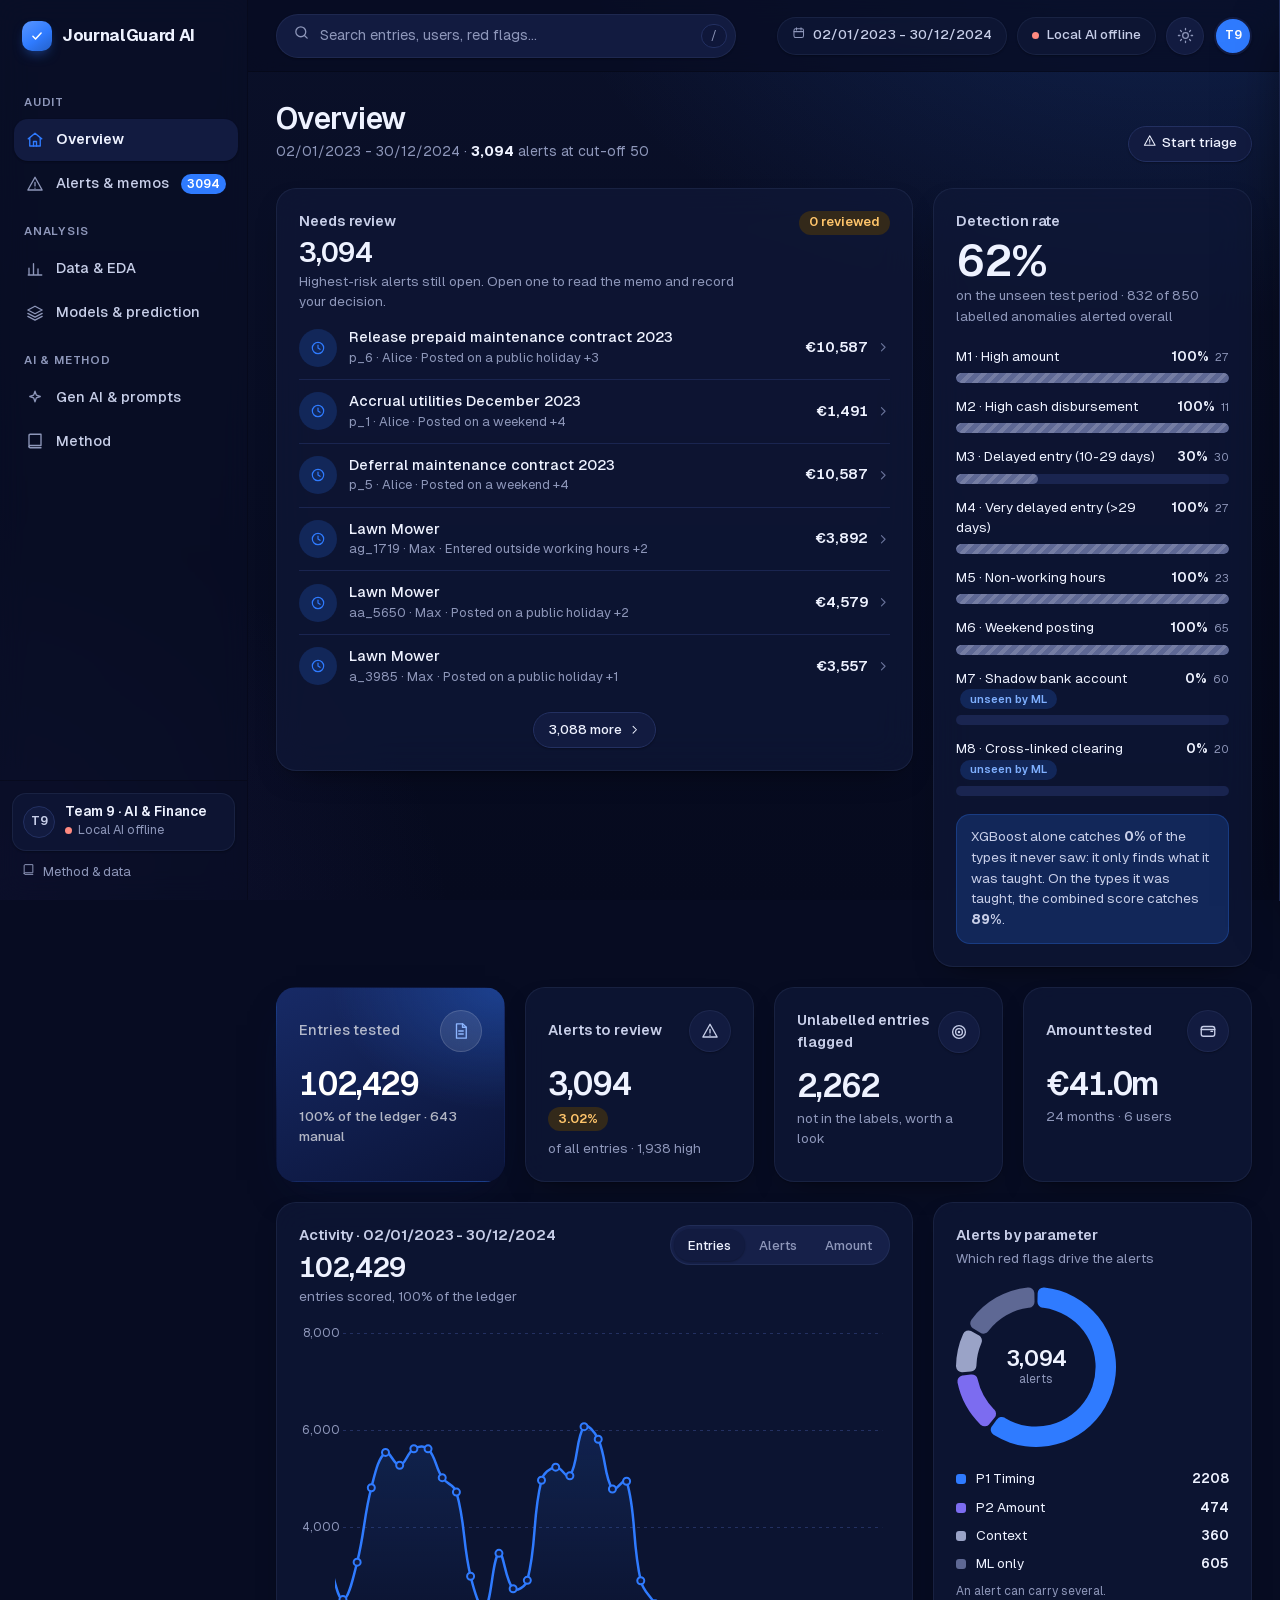
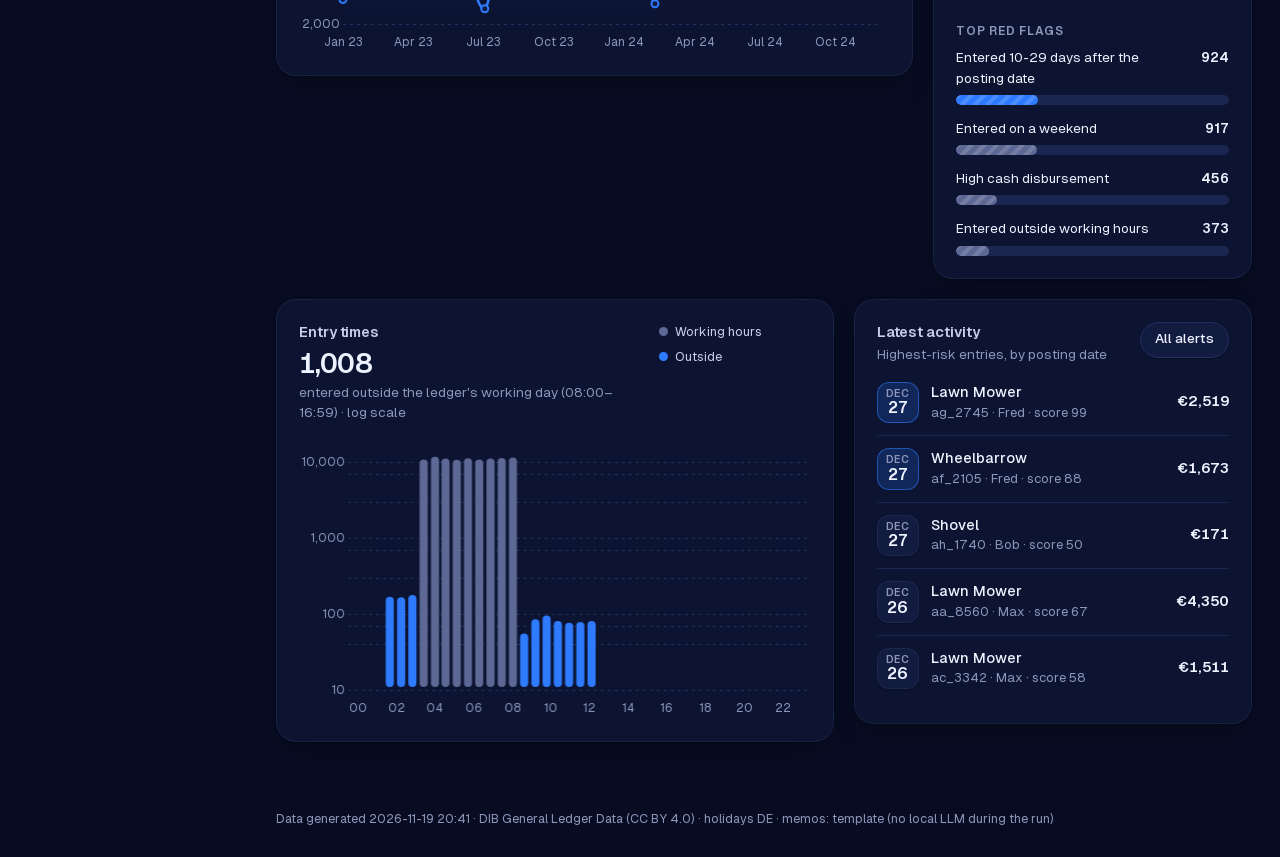
<file: web/index.html>
<!DOCTYPE html>
<html lang="en">
<head>
  <meta charset="utf-8">
  <meta name="viewport" content="width=device-width, initial-scale=1, viewport-fit=cover">
  <title>JournalGuard AI · Testing 100% of journal entries</title>
  <meta name="description" content="AI-assisted audit of 100% of journal entries: rules, Isolation Forest, XGBoost + SHAP and a local LLM for audit memos.">
  <link rel="icon" href="data:image/svg+xml,<svg xmlns='http://www.w3.org/2000/svg' viewBox='0 0 32 32'><rect width='32' height='32' rx='10' fill='%232F7BFF'/><path d='M9 17l5 5 9-11' stroke='white' stroke-width='3.2' fill='none' stroke-linecap='round' stroke-linejoin='round'/></svg>">
  <script>
    // theme before first paint: saved choice, else dark (the app's default)
    try { document.documentElement.dataset.theme = localStorage.getItem("je-audit-theme") || "dark"; } catch (e) { document.documentElement.dataset.theme = "dark"; }
  </script>
  <link rel="preload" href="assets/fonts/Geist-Variable-1.5.1.woff2" as="font" type="font/woff2" crossorigin>
  <link rel="stylesheet" href="assets/style.css">
</head>
<body>
<div class="app" id="app">
  <aside class="side" id="side">
    <div class="side-top"><div class="logo"><span class="mk" data-icon="check"></span><span>JournalGuard AI</span></div></div>
    <nav class="nav" id="nav"></nav>
    <div class="side-foot">
      <div class="biz"><span class="av">T9</span><div><div class="nm">Team 9 · AI &amp; Finance</div><div class="st"><span class="dot" id="aiDot2"></span><span id="aiText2">Checking local AI…</span></div></div></div>
      <a class="side-link" href="#method"><span data-icon="book"></span>Method &amp; data</a>
    </div>
  </aside>
  <div class="scrim" id="scrim"></div>

  <div class="main">
    <header class="top">
      <button class="icon-btn menu-btn" id="menuBtn" aria-label="Menu"><span data-icon="menu"></span></button>
      <label class="search"><span class="search-box"><span data-icon="search"></span><input id="globalSearch" type="text" placeholder="Search entries, users, red flags…" aria-label="Search"><kbd>/</kbd></span></label>
      <div class="top-r">
        <span class="pill period" id="periodPill"><span data-icon="calendar"></span><span id="periodText">Ledger period</span></span>
        <span class="pill" id="aiPill" title="Local LLM (Ollama) on this computer"><span class="dot" id="aiDot"></span><span class="t" id="aiText">Local AI</span></span>
        <button class="icon-btn" id="themeBtn" aria-label="Switch light/dark theme"></button>
        <span class="user"><span class="av">T9</span></span>
      </div>
    </header>
    <div class="page-h"><div><h1 id="title">Overview</h1><div class="sub" id="subtitle"></div></div><div id="headActions"></div></div>

    <section class="page" id="page-dashboard"></section>
    <section class="page" id="page-alerts"></section>
    <section class="page" id="page-analytics"></section>
    <section class="page" id="page-models"></section>
    <section class="page" id="page-genai"></section>
    <section class="page" id="page-method"></section>
    <div class="foot" id="foot"></div>
  </div>
</div>

<div class="overlay" id="overlay"></div>
<aside class="drawer" id="drawer" aria-hidden="true"></aside>
<div class="toast" id="toast" role="status"></div>

<script src="assets/chart.umd.min.js"></script>
<script src="assets/xlsx.full.min.js"></script>
<script src="assets/app.js"></script>
</body>
</html>
</file>
<file: web/assets/style.css>
/* JE Audit - design system adapted from the CapturePoint dashboard:
   sidebar + frosted top bar, soft frosted cards, neutral greys carry the data,
   ONE accent (audit blue) marks the thing each card is about. Navy dark theme + light theme. */
@font-face { font-family: "Geist"; src: url("fonts/Geist-Variable-1.5.1.woff2") format("woff2"); font-weight: 100 900; font-style: normal; font-display: swap; }

:root {
  --accent: #2F7BFF;
  --accent-text: #2563EB;
  --accent-wash: color-mix(in srgb, var(--accent) 11%, #FFFFFF);
  --p2: #7C6CF0;
  --p2-wash: color-mix(in srgb, var(--p2) 12%, #FFFFFF);
  --bg: #F3F5FA;
  --backdrop:
    radial-gradient(900px 560px at 92% -8%, color-mix(in srgb, var(--accent) 14%, transparent), transparent 70%),
    radial-gradient(760px 620px at -6% 104%, rgba(80, 100, 170, .12), transparent 70%),
    linear-gradient(180deg, #F7F8FC 0%, #EEF1F8 100%);
  --side: rgba(250, 251, 255, .6);
  --topbar: rgba(245, 247, 252, .72);
  --card: rgba(255, 255, 255, .78);
  --card-line: rgba(255, 255, 255, .95);
  --card-edge: rgba(30, 45, 90, .08);
  --surface: #FFFFFF;
  --surface-2: #F6F8FC;
  --hover: rgba(30, 45, 90, .06);
  --line: #E1E6F0;
  --line-2: #ECEFF6;
  --ink: #0E1533;
  --ink-2: #39415F;
  --muted: #5F6886;
  --faint: #8D95B0;
  --c1: #0E1533; --c2: #5F6886; --c3: #A9B0C7; --c4: #DCE1EC;
  --good: #1F7A4D; --good-wash: #E4F4EB;
  --bad: #C2362B; --bad-wash: #FBE9E7;
  --warn: #A86206; --warn-wash: #FDF1DD;
  --tile: #0F1A3E; --tile-ink: #FFFFFF; --tile-muted: rgba(255, 255, 255, .68); --tile-line: rgba(255, 255, 255, .14);
  --tile-bg: radial-gradient(130% 110% at 100% 0%, color-mix(in srgb, var(--accent) 42%, transparent), transparent 58%), linear-gradient(155deg, #18275A 0%, #0D1533 100%);
  --hatch: repeating-linear-gradient(135deg, rgba(255, 255, 255, .26) 0 4px, transparent 4px 9px);
  --shadow: 0 1px 2px rgba(20, 30, 70, .04), 0 12px 32px -18px rgba(20, 30, 70, .22);
  --shadow-sm: 0 1px 2px rgba(20, 30, 70, .06), 0 4px 12px -6px rgba(20, 30, 70, .14);
  --pop: 0 24px 60px -18px rgba(20, 30, 70, .32), 0 0 0 1px var(--line);
  --font: "Geist", ui-sans-serif, system-ui, -apple-system, "Segoe UI", Roboto, sans-serif;
  --mono: ui-monospace, "SF Mono", Menlo, monospace;
  --r: 20px; --r-sm: 14px; --side-w: 248px;
  color-scheme: light;
}
:root[data-theme="dark"] {
  --accent-text: #7FB0FF;
  --accent-wash: color-mix(in srgb, var(--accent) 20%, #0B1230);
  --p2-wash: color-mix(in srgb, var(--p2) 22%, #0B1230);
  --bg: #070C22;
  --backdrop:
    radial-gradient(900px 560px at 92% -8%, color-mix(in srgb, var(--accent) 18%, transparent), transparent 70%),
    radial-gradient(760px 620px at -6% 104%, rgba(90, 80, 200, .14), transparent 70%),
    linear-gradient(180deg, #0A1029 0%, #060A1E 100%);
  --side: rgba(9, 14, 38, .6); --topbar: rgba(8, 12, 34, .72);
  --card: rgba(16, 24, 56, .72); --card-line: rgba(170, 190, 255, .08); --card-edge: rgba(0, 0, 0, .25);
  --surface: #121B40; --surface-2: #0F173A; --hover: rgba(200, 215, 255, .06);
  --line: #233061; --line-2: #1A2550;
  --ink: #EEF2FF; --ink-2: #C7CEE8; --muted: #8E97BA; --faint: #69739A;
  --c1: #EEF2FF; --c2: #9AA3C7; --c3: #5E6894; --c4: #2A3566;
  --good: #4CD493; --good-wash: #0F2A27; --bad: #FF8A80; --bad-wash: #34192A; --warn: #FFC56B; --warn-wash: #33291A;
  --tile: #101B45;
  --tile-bg: radial-gradient(130% 110% at 100% 0%, color-mix(in srgb, var(--accent) 34%, transparent), transparent 58%), linear-gradient(155deg, #172A66 0%, #0B1438 100%);
  --hatch: repeating-linear-gradient(135deg, rgba(255, 255, 255, .14) 0 4px, transparent 4px 9px);
  --shadow: 0 1px 2px rgba(0, 0, 0, .25), 0 12px 32px -18px rgba(0, 0, 0, .7); --shadow-sm: 0 1px 2px rgba(0, 0, 0, .3);
  --pop: 0 24px 60px -18px rgba(0, 0, 0, .8), 0 0 0 1px var(--line);
  color-scheme: dark;
}

*, *::before, *::after { box-sizing: border-box; margin: 0; padding: 0; }
html { -webkit-text-size-adjust: 100%; background: var(--bg); }
body::before { content: ""; position: fixed; inset: 0; z-index: -1; background: var(--backdrop); pointer-events: none; transform: translateZ(0); }
body { min-height: 100vh; color: var(--ink); font: 400 14.5px/1.5 var(--font); -webkit-font-smoothing: antialiased; }
a { color: inherit; text-decoration: none; }
button { font: inherit; color: inherit; cursor: pointer; }
code { font-family: var(--mono); font-size: .9em; background: var(--hover); padding: 1px 6px; border-radius: 6px; }
:focus-visible { outline: 2px solid var(--accent); outline-offset: 2px; border-radius: 6px; }
svg.i { width: 1em; height: 1em; flex: none; stroke: currentColor; fill: none; stroke-width: 1.8; stroke-linecap: round; stroke-linejoin: round; }
h1, h2, h3, h4 { font-weight: 600; letter-spacing: -0.015em; text-wrap: balance; }
table, .val, .num, .lr, .cnt, .card-v { font-variant-numeric: tabular-nums; }
.muted { color: var(--muted); } .small { font-size: 13px; } .tiny { font-size: 12px; } .bold { font-weight: 600; }
.green { color: var(--good); } .red { color: var(--bad); } .orange { color: var(--warn); }

/* ---------- shell ---------- */
.app { display: grid; grid-template-columns: var(--side-w) minmax(0, 1fr); min-height: 100vh; }
.side { position: sticky; top: 0; height: 100vh; background: var(--side); backdrop-filter: blur(14px); -webkit-backdrop-filter: blur(14px); border-right: 1px solid var(--card-edge); display: flex; flex-direction: column; z-index: 50; }
.side-top { display: flex; align-items: center; height: 72px; padding: 0 22px; flex: none; }
.logo { display: flex; align-items: center; gap: 10px; font-weight: 700; font-size: 16.5px; letter-spacing: -0.02em; white-space: nowrap; }
.logo .mk { width: 30px; height: 30px; border-radius: 10px; display: grid; place-items: center; flex: none; color: #fff; font-size: 14px;
  background: linear-gradient(145deg, color-mix(in srgb, var(--accent) 80%, #FFF), var(--accent) 55%, color-mix(in srgb, var(--accent) 78%, #000)); box-shadow: 0 6px 14px -6px color-mix(in srgb, var(--accent) 70%, transparent); }
.logo .mk svg { stroke-width: 2.6; }
.nav { flex: 1; overflow-y: auto; padding: 6px 14px 14px; display: grid; align-content: start; gap: 2px; }
.nav-label { font-size: 11.5px; font-weight: 600; letter-spacing: .07em; text-transform: uppercase; color: var(--muted); padding: 16px 10px 6px; }
.nav-item { display: flex; align-items: center; gap: 12px; width: 100%; padding: 10px 12px; border-radius: 14px; color: var(--ink-2); font-size: 14.5px; font-weight: 500; white-space: nowrap; transition: background .15s, box-shadow .15s; }
.nav-item svg { font-size: 18px; color: var(--muted); }
.nav-item:hover { background: var(--hover); color: var(--ink); }
.nav-item.on { background: var(--surface); color: var(--ink); font-weight: 600; box-shadow: var(--shadow-sm); }
.nav-item.on svg { color: var(--accent); }
.nav-item .cnt { margin-left: auto; min-width: 22px; height: 20px; padding: 0 6px; border-radius: 999px; background: var(--accent); color: #fff; font-size: 12px; font-weight: 600; display: grid; place-items: center; }
.side-foot { border-top: 1px solid var(--card-edge); padding: 12px; display: grid; gap: 4px; }
.biz { display: flex; align-items: center; gap: 10px; padding: 10px; border-radius: var(--r-sm); background: var(--card); border: 1px solid var(--card-line); box-shadow: var(--shadow-sm); }
.av { width: 32px; height: 32px; border-radius: 50%; display: grid; place-items: center; background: var(--surface); border: 1px solid var(--line); font-weight: 600; font-size: 12.5px; flex: none; color: var(--ink-2); }
.biz .nm { font-weight: 600; font-size: 13.5px; line-height: 1.25; }
.biz .st { display: flex; align-items: center; gap: 6px; font-size: 12.5px; color: var(--muted); }
.dot { width: 7px; height: 7px; border-radius: 50%; background: var(--faint); flex: none; position: relative; }
.dot.on { background: var(--good); }
.dot.on::after { content: ""; position: absolute; inset: -3px; border-radius: 50%; border: 1.5px solid var(--good); opacity: 0; animation: ping 2.4s ease-out infinite; }
.dot.off { background: var(--bad); }
@keyframes ping { 0% { transform: scale(.5); opacity: .9; } 100% { transform: scale(1.7); opacity: 0; } }
.side-link { display: flex; align-items: center; gap: 8px; padding: 7px 10px; font-size: 13px; color: var(--muted); border-radius: 10px; }
.side-link:hover { background: var(--hover); color: var(--ink); }

.main { min-width: 0; display: flex; flex-direction: column; }
.top { position: sticky; top: 0; z-index: 40; display: flex; align-items: center; gap: 16px; padding: 0 28px; height: 72px; background: var(--topbar); backdrop-filter: blur(14px); -webkit-backdrop-filter: blur(14px); border-bottom: 1px solid var(--card-edge); }
.menu-btn { display: none !important; }
.search { flex: 1; max-width: 460px; }
.search-box { display: flex; align-items: center; gap: 10px; height: 44px; padding: 0 8px 0 16px; border: 1px solid var(--card-line); border-radius: 999px; background: var(--surface); box-shadow: var(--shadow-sm); transition: box-shadow .15s, border-color .15s; }
.search-box:focus-within { border-color: color-mix(in srgb, var(--accent) 45%, var(--line)); box-shadow: 0 0 0 4px var(--accent-wash), var(--shadow-sm); }
.search-box svg { color: var(--muted); font-size: 17px; }
.search-box input { flex: 1; min-width: 0; border: 0; outline: 0; background: none; color: var(--ink); font: inherit; font-size: 14.5px; }
.search-box input::placeholder { color: var(--muted); }
kbd { font-family: var(--font); font-size: 12px; color: var(--muted); border: 1px solid var(--line); border-radius: 999px; padding: 2px 9px; background: var(--surface-2); }
.top-r { margin-left: auto; display: flex; align-items: center; gap: 10px; }
.pill { display: inline-flex; align-items: center; gap: 8px; height: 38px; padding: 0 14px; font-size: 13.5px; font-weight: 500; color: var(--ink-2); white-space: nowrap; background: var(--card); border: 1px solid var(--card-line); border-radius: 999px; box-shadow: var(--shadow-sm); }
.pill svg { color: var(--muted); }
.icon-btn { border: 1px solid var(--card-line); background: var(--surface); box-shadow: var(--shadow-sm); color: var(--muted); width: 38px; height: 38px; border-radius: 50%; display: grid; place-items: center; flex: none; font-size: 17px; }
.icon-btn:hover { color: var(--ink); }
.user .av { width: 38px; height: 38px; background: var(--accent); border: 2px solid var(--surface); box-shadow: var(--shadow-sm); color: #fff; }

.page-h { display: flex; align-items: flex-end; justify-content: space-between; gap: 16px; padding: 30px 28px 4px; }
.page-h h1 { font-size: 30px; line-height: 1.15; letter-spacing: -0.025em; }
.page-h .sub { font-size: 14px; color: var(--muted); margin-top: 4px; }
.page { display: none; padding: 22px 28px 48px; }
.page.active { display: block; }
.foot { color: var(--muted); font-size: 12.5px; padding: 0 28px 28px; }

/* ---------- grid + cards ---------- */
.grid { display: grid; gap: 20px; margin-bottom: 20px; }
.g4 { grid-template-columns: repeat(4, minmax(0, 1fr)); }
.g3 { grid-template-columns: repeat(3, minmax(0, 1fr)); }
.g2 { grid-template-columns: repeat(2, minmax(0, 1fr)); }
.g-wide { grid-template-columns: minmax(0, 2fr) minmax(0, 1fr); align-items: start; }
.g-wide.even { grid-template-columns: minmax(0, 1.4fr) minmax(0, 1fr); }
.stack { display: grid; gap: 20px; align-content: start; min-width: 0; }
.card { background: var(--card); backdrop-filter: blur(18px); -webkit-backdrop-filter: blur(18px); border: 1px solid var(--card-line); border-radius: var(--r); box-shadow: var(--shadow); padding: 22px; min-width: 0; animation: rise .45s cubic-bezier(.2, .8, .2, 1) backwards; animation-delay: calc(var(--i, 0) * 45ms); }
@keyframes rise { from { opacity: 0; transform: translateY(10px); } }
.card.flush { padding: 0; overflow: hidden; } .card.flush .card-head { padding: 22px 22px 0; }
.card-head { display: flex; justify-content: space-between; align-items: flex-start; gap: 12px; margin-bottom: 16px; }
.card h3, .card-t { font-size: 14.5px; color: var(--ink-2); font-weight: 600; letter-spacing: -0.005em; }
.card-v { font-size: 28px; font-weight: 600; letter-spacing: -0.03em; line-height: 1.2; margin-top: 4px; color: var(--ink); display: flex; align-items: center; gap: 10px; flex-wrap: wrap; }
.sub, .card-s { font-size: 13.5px; color: var(--muted); margin-top: 2px; text-wrap: pretty; }
.inner { background: var(--surface-2); border-radius: var(--r-sm); padding: 16px; border: 1px solid var(--line-2); }
.lbl2 { font-size: 12px; font-weight: 600; letter-spacing: .06em; text-transform: uppercase; color: var(--muted); margin-bottom: 8px; }

/* stat cards */
.stat { display: flex; flex-direction: column; gap: 2px; }
.stat .top-row { display: flex; justify-content: space-between; align-items: center; gap: 8px; }
.stat .ico { width: 42px; height: 42px; border-radius: 50%; display: grid; place-items: center; background: var(--surface); border: 1px solid var(--card-line); box-shadow: var(--shadow-sm); color: var(--ink-2); font-size: 18px; flex: none; }
.stat .val { font-size: 32px; font-weight: 600; letter-spacing: -0.035em; line-height: 1.15; margin-top: 12px; }
.stat .foot2 { display: flex; align-items: center; gap: 8px; flex-wrap: wrap; font-size: 13.5px; color: var(--muted); margin-top: 2px; }
.stat.tile { background: var(--tile-bg); background-color: var(--tile); color: var(--tile-ink); border-color: transparent; box-shadow: 0 18px 40px -20px rgba(10, 20, 60, .7); }
.stat.tile .card-t, .stat.tile .foot2 { color: var(--tile-muted); font-weight: 500; }
.stat.tile .ico { background: rgba(255, 255, 255, .1); border-color: var(--tile-line); box-shadow: none; color: color-mix(in srgb, var(--accent) 55%, #FFF); }

/* badges / tags */
.badge, .tag { display: inline-flex; align-items: center; gap: 4px; height: 24px; padding: 0 10px; border-radius: 999px; font-size: 12.5px; font-weight: 600; background: var(--hover); color: var(--ink-2); white-space: nowrap; }
.badge.good, .tag.green { background: var(--good-wash); color: var(--good); }
.badge.bad, .tag.red { background: var(--bad-wash); color: var(--bad); }
.badge.warn, .tag.orange { background: var(--warn-wash); color: var(--warn); }
.badge.acc, .tag.blue { background: var(--accent-wash); color: var(--accent-text); }
.tag.purple { background: var(--p2-wash); color: color-mix(in srgb, var(--p2) 80%, var(--ink)); }
.tag.gray { background: var(--hover); color: var(--muted); }
.chips { display: flex; flex-wrap: wrap; gap: 6px; }

/* buttons */
.btn { border: 0; height: 40px; padding: 0 18px; border-radius: 999px; background: var(--ink); color: var(--surface); box-shadow: var(--shadow-sm); font-weight: 600; font-size: 13.5px; display: inline-flex; align-items: center; justify-content: center; gap: 8px; white-space: nowrap; transition: transform .12s, opacity .12s; }
.btn:hover { opacity: .9; } .btn:active { transform: scale(.985); }
.btn.acc { background: linear-gradient(180deg, color-mix(in srgb, var(--accent) 88%, #FFF), var(--accent)); color: #fff; box-shadow: 0 8px 18px -10px color-mix(in srgb, var(--accent) 85%, transparent), inset 0 1px 0 rgba(255, 255, 255, .22); }
.btn.ghost, .link { background: var(--surface); color: var(--ink); border: 1px solid var(--line); box-shadow: var(--shadow-sm); }
.link { height: 36px; padding: 0 14px; border-radius: 999px; display: inline-flex; align-items: center; gap: 6px; font-size: 13.5px; font-weight: 500; white-space: nowrap; flex: none; }
.link:hover { background: var(--hover); }
.btn:disabled { opacity: .45; cursor: not-allowed; }
.segbar { display: inline-flex; border: 1px solid var(--card-line); border-radius: 999px; padding: 3px; background: color-mix(in srgb, var(--line-2) 80%, transparent); }
.segbar button { border: 0; background: none; height: 32px; padding: 0 14px; border-radius: 999px; font-size: 13px; font-weight: 500; color: var(--muted); transition: background .15s, color .15s; }
.segbar button:hover { color: var(--ink); }
.segbar button.on { background: var(--surface); color: var(--ink); box-shadow: var(--shadow-sm); }

/* lists */
.list-r { display: grid; }
.li { display: grid; grid-template-columns: auto minmax(0, 1fr) auto; gap: 12px; align-items: center; padding: 12px 0; width: 100%; text-align: left; background: none; border: 0; border-top: 1px solid var(--line-2); }
.li:first-child { border-top: 0; padding-top: 0; }
button.li:hover .lt { color: var(--accent-text); }
.lt { font-weight: 500; font-size: 14.5px; line-height: 1.35; transition: color .15s; }
.ls { font-size: 13px; color: var(--muted); line-height: 1.4; margin-top: 1px; }
.lr { text-align: right; font-weight: 600; font-size: 14.5px; white-space: nowrap; color: var(--ink); display: flex; align-items: center; gap: 8px; }
.lr svg { color: var(--faint); }
.mark { width: 38px; height: 38px; border-radius: 50%; display: grid; place-items: center; font-size: 16px; background: var(--surface); border: 1px solid var(--card-line); box-shadow: var(--shadow-sm); color: var(--ink-2); flex: none; }
.mark.acc { background: var(--accent-wash); border-color: transparent; box-shadow: none; color: var(--accent); }
.mark.p2 { background: var(--p2-wash); border-color: transparent; box-shadow: none; color: var(--p2); }
.mark.bad { background: var(--bad-wash); border-color: transparent; box-shadow: none; color: var(--bad); }
.mark.good { background: var(--good-wash); border-color: transparent; box-shadow: none; color: var(--good); }
.date { width: 42px; text-align: center; border: 1px solid var(--card-line); border-radius: 12px; padding: 5px 0; line-height: 1.1; background: var(--surface); box-shadow: var(--shadow-sm); }
.date small { display: block; font-size: 10.5px; font-weight: 600; letter-spacing: .06em; text-transform: uppercase; color: var(--muted); }
.date b { font-size: 16px; font-weight: 600; }
.date.soon { border-color: color-mix(in srgb, var(--accent) 55%, transparent); background: var(--accent-wash); box-shadow: none; }
.more { display: flex; justify-content: center; margin-top: 14px; }

/* horizontal bars with hatch */
.hb { display: grid; gap: 14px; }
.hb .r { display: grid; grid-template-columns: minmax(0, 1fr) auto; gap: 6px 12px; align-items: baseline; font-size: 13.5px; }
.hb .r b { font-weight: 600; } .hb .r small { color: var(--muted); font-weight: 400; margin-left: 6px; }
.hb .t { grid-column: 1 / -1; height: 10px; border-radius: 999px; background: var(--line-2); overflow: hidden; }
.hb .t i { display: block; height: 100%; border-radius: 999px; position: relative; transform-origin: 0 50%; animation: growX 1s cubic-bezier(.2, .8, .2, 1) backwards; background: var(--c3); }
.hb .t i.acc { background: var(--accent); }
.hb .t i::after { content: ""; position: absolute; inset: 0; border-radius: inherit; background: var(--hatch); }
@keyframes growX { from { transform: scaleX(0); } }
.prog { height: 6px; border-radius: 999px; background: var(--line-2); overflow: hidden; } .prog i { display: block; height: 100%; border-radius: 999px; background: var(--accent); }

/* charts */
.chart-box { position: relative; height: 280px; } .chart-box.sm { height: 220px; } .chart-box.lg { height: 330px; } .chart-box.xs { height: 160px; }
.legend { display: flex; flex-wrap: wrap; gap: 6px 18px; font-size: 13px; color: var(--ink-2); margin-bottom: 12px; }
.legend span { display: inline-flex; align-items: center; gap: 7px; } .legend i { width: 9px; height: 9px; border-radius: 50%; flex: none; }
.donut-wrap { display: flex; align-items: center; gap: 22px; flex-wrap: wrap; }
.donut-c { position: relative; flex: none; width: 160px; height: 160px; }
.donut-c .ctr { position: absolute; inset: 0; display: grid; place-items: center; text-align: center; line-height: 1.1; pointer-events: none; }
.donut-c .ctr b { display: block; font-size: 22px; font-weight: 600; letter-spacing: -0.02em; } .donut-c .ctr small { font-size: 12px; color: var(--muted); }
.dleg { display: grid; gap: 8px; font-size: 13.5px; min-width: 140px; flex: 1; }
.dleg div { display: grid; grid-template-columns: 10px minmax(0, 1fr) auto; gap: 10px; align-items: center; }
.dleg i { width: 10px; height: 10px; border-radius: 3px; } .dleg b { font-weight: 600; }
.big-n { font-size: 44px; font-weight: 600; letter-spacing: -0.04em; line-height: 1.05; }
.kv2 { display: grid; grid-template-columns: repeat(2, minmax(0, 1fr)); gap: 12px; margin-top: 16px; }
.kv2 > div { padding: 12px 14px; border-radius: var(--r-sm); background: var(--surface-2); border: 1px solid var(--line-2); }
.kv2 .v { font-size: 20px; font-weight: 600; letter-spacing: -0.02em; margin-top: 2px; }

/* tables */
.table-wrap { overflow-x: auto; }
table { width: 100%; border-collapse: collapse; font-size: 13.5px; }
th { text-align: left; font-weight: 500; font-size: 12.5px; color: var(--muted); padding: 10px 14px; border-bottom: 1px solid var(--line); white-space: nowrap; background: color-mix(in srgb, var(--surface-2) 60%, transparent); }
td { padding: 12px 14px; border-bottom: 1px solid var(--line-2); vertical-align: middle; }
tr:last-child td { border-bottom: 0; }
td.r, th.r { text-align: right; }
tr.click { cursor: pointer; } tr.click:hover td { background: var(--hover); }
.card.flush table th:first-child, .card.flush table td:first-child { padding-left: 22px; }
.card.flush table th:last-child, .card.flush table td:last-child { padding-right: 22px; }
.score-cell { min-width: 96px; } .score-cell .n { font-weight: 600; }
.bar { height: 4px; border-radius: 4px; background: var(--line-2); margin-top: 6px; overflow: hidden; } .bar > i { display: block; height: 100%; border-radius: 4px; }
.matrix td.c { text-align: center; font-weight: 600; }
.matrix th, .matrix td { padding-left: 8px; padding-right: 8px; }
table.matrix th.r, table.matrix td.r { text-align: right; }

/* filters */
.filters { display: flex; flex-wrap: wrap; gap: 10px; align-items: center; padding: 0 22px 16px; }
.ctl { display: inline-flex; align-items: center; gap: 8px; height: 38px; padding: 0 14px; border-radius: 999px; background: var(--surface); border: 1px solid var(--line); box-shadow: var(--shadow-sm); font-size: 13px; color: var(--muted); }
.ctl select, .ctl input[type=text] { background: none; border: 0; color: var(--ink); font: inherit; outline: 0; font-size: 13.5px; }
.ctl select option { background: var(--surface); color: var(--ink); }
.ctl b { color: var(--ink); min-width: 20px; }
input[type=range] { accent-color: var(--accent); width: 110px; }
textarea { width: 100%; min-height: 80px; resize: vertical; background: var(--surface); color: var(--ink); border: 1px solid var(--line); border-radius: var(--r-sm); padding: 10px 12px; font: inherit; }
textarea:focus { outline: 0; border-color: color-mix(in srgb, var(--accent) 45%, var(--line)); box-shadow: 0 0 0 4px var(--accent-wash); }

/* drawer */
.overlay { position: fixed; inset: 0; background: rgba(5, 9, 28, .45); backdrop-filter: blur(2px); opacity: 0; pointer-events: none; transition: .25s; z-index: 70; }
.overlay.open { opacity: 1; pointer-events: auto; }
.drawer { position: fixed; top: 0; right: 0; height: 100vh; width: min(720px, 100%); overflow-y: auto; z-index: 80; padding: 26px 28px 40px; transform: translateX(100%); transition: transform .3s cubic-bezier(.2, .8, .2, 1); background: var(--bg); border-left: 1px solid var(--line); box-shadow: var(--pop); }
.drawer.open { transform: none; }
.drawer .close { position: absolute; top: 20px; right: 20px; }
.drawer h2 { font-size: 24px; letter-spacing: -0.02em; margin-top: 4px; padding-right: 50px; }
.sect { margin-top: 22px; }
.sect > h4, .sect .card-head h4 { font-size: 12px; font-weight: 600; letter-spacing: .06em; text-transform: uppercase; color: var(--muted); margin-bottom: 10px; }
.kv { display: grid; grid-template-columns: repeat(3, minmax(0, 1fr)); gap: 10px; }
.kv > div { padding: 12px 14px; border-radius: var(--r-sm); background: var(--card); border: 1px solid var(--card-line); box-shadow: var(--shadow-sm); }
.kv .v { font-size: 15px; font-weight: 600; margin-top: 2px; }
.memo p { line-height: 1.6; } .memo ul { margin: 6px 0 0 18px; line-height: 1.7; }
.shap-row { display: grid; grid-template-columns: 220px minmax(0, 1fr) 52px; gap: 12px; align-items: center; font-size: 13px; margin-bottom: 10px; }
.shap-row .track { height: 10px; border-radius: 999px; background: var(--line-2); overflow: hidden; }
.shap-row .track i { display: block; height: 100%; border-radius: 999px; background: var(--accent); position: relative; }
.shap-row .track i::after { content: ""; position: absolute; inset: 0; border-radius: inherit; background: var(--hatch); }
.dec { display: inline-flex; border: 1px solid var(--card-line); border-radius: 999px; padding: 3px; background: color-mix(in srgb, var(--line-2) 80%, transparent); }
.dec button { border: 0; background: none; height: 34px; padding: 0 16px; border-radius: 999px; font-size: 13.5px; font-weight: 500; color: var(--muted); }
.dec button.on { background: var(--surface); color: var(--ink); box-shadow: var(--shadow-sm); font-weight: 600; }
.dec button.on.r { color: var(--bad); } .dec button.on.i { color: var(--warn); }

/* misc */
details { border: 1px solid var(--line); border-radius: var(--r-sm); padding: 12px 16px; background: var(--surface); margin-bottom: 10px; }
details summary { cursor: pointer; font-weight: 600; display: flex; justify-content: space-between; align-items: center; gap: 10px; list-style: none; }
details summary::-webkit-details-marker { display: none; }
pre { white-space: pre-wrap; font-family: var(--mono); font-size: 12px; line-height: 1.55; color: var(--ink-2); margin-top: 12px; }
.list { margin-left: 18px; line-height: 1.75; }
.note { padding: 12px 14px; border-radius: var(--r-sm); background: var(--accent-wash); border: 1px solid color-mix(in srgb, var(--accent) 25%, transparent); font-size: 13.5px; line-height: 1.55; color: var(--ink-2); }
.note.warn { background: var(--warn-wash); border-color: color-mix(in srgb, var(--warn) 25%, transparent); }
.toast { position: fixed; bottom: 22px; left: 50%; transform: translate(-50%, 10px); padding: 12px 18px; border-radius: 999px; background: var(--ink); color: var(--surface); font-weight: 500; font-size: 13.5px; z-index: 90; opacity: 0; transition: .25s; box-shadow: var(--pop); pointer-events: none; }
.toast.show { opacity: 1; transform: translate(-50%, 0); }
.spin { width: 14px; height: 14px; border: 2px solid rgba(255, 255, 255, .35); border-top-color: currentColor; border-radius: 50%; animation: sp 1s linear infinite; display: inline-block; }
@keyframes sp { to { transform: rotate(360deg); } }
.empty { padding: 30px; text-align: center; color: var(--muted); }
.scrim { display: none; }

/* ---------- responsive ---------- */
@media (max-width: 1240px) { .g4 { grid-template-columns: repeat(2, minmax(0, 1fr)); } }
@media (max-width: 1320px) { .g2.tables { grid-template-columns: minmax(0, 1fr); } }
@media (max-width: 1080px) {
  .app { grid-template-columns: minmax(0, 1fr); }
  .side { position: fixed; left: 0; top: 0; width: 272px; transform: translateX(-100%); transition: transform .25s; background: var(--bg); box-shadow: var(--pop); }
  .app.menu .side { transform: none; }
  .app.menu .scrim { display: block; position: fixed; inset: 0; z-index: 45; background: rgba(5, 9, 28, .4); }
  .menu-btn { display: grid !important; }
  .g3, .g2, .g-wide, .g-wide.even { grid-template-columns: minmax(0, 1fr); }
  .pill.period { display: none; }
}
@media (max-width: 640px) {
  .top { padding: 0 14px; gap: 10px; } .page { padding: 16px 14px 40px; } .page-h { padding: 22px 14px 0; } .foot { padding: 0 14px 24px; }
  .page-h h1 { font-size: 25px; }
  .g4 { grid-template-columns: minmax(0, 1fr); }
  .search-box kbd, #aiPill .t, .top .user { display: none; }
  #aiPill { padding: 0 13px; } .search { min-width: 0; }
  .search-box { padding: 0 10px 0 14px; }
  .kv { grid-template-columns: repeat(2, minmax(0, 1fr)); }
  .shap-row { grid-template-columns: minmax(0, 1fr) 90px 44px; }
  .drawer { padding: 20px 16px 40px; }
  .filters { padding: 0 16px 14px; }
}
@media (prefers-reduced-motion: reduce) { *, *::before, *::after { animation: none !important; transition: none !important; } }
/* long subtitles (file paths) and header buttons must wrap on phones */
.page-h .sub { overflow-wrap: anywhere; }
@media (max-width: 640px) { .page-h { flex-wrap: wrap; } #headActions { width: 100%; } }
</file>
